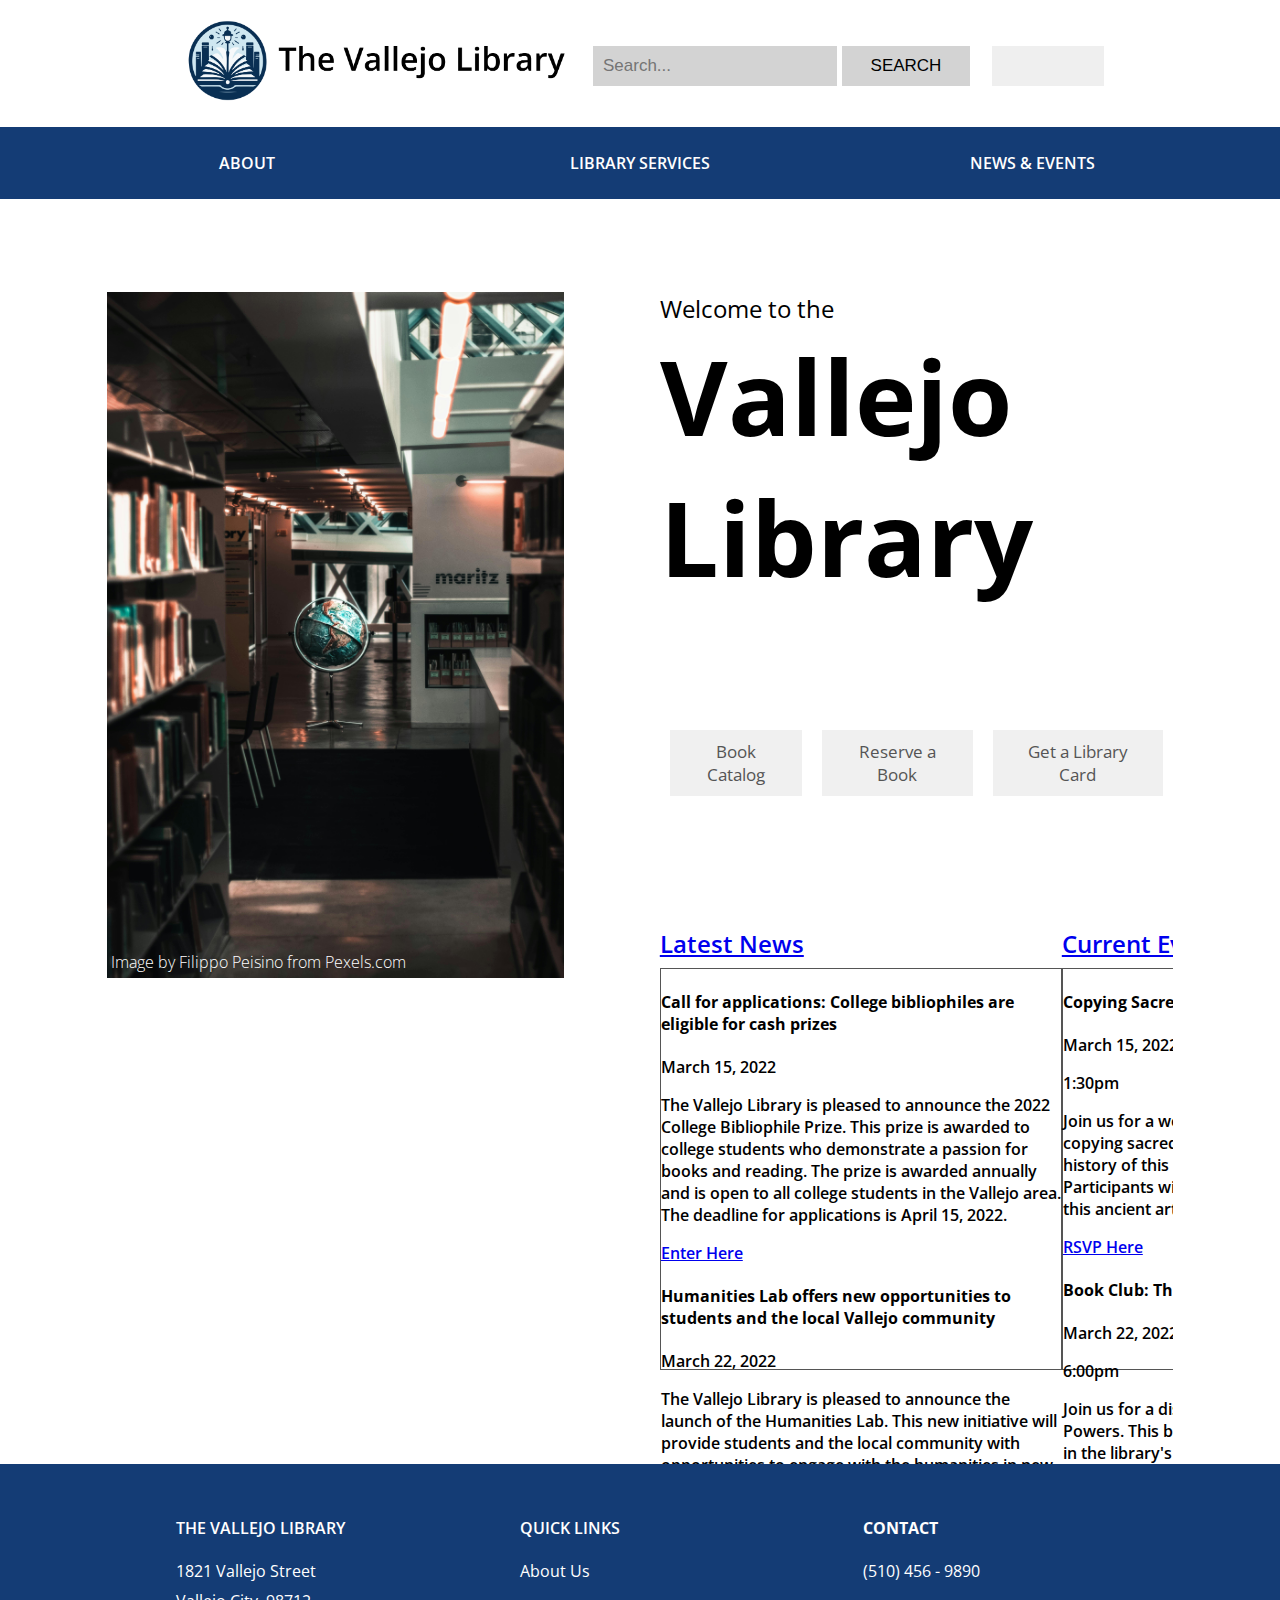
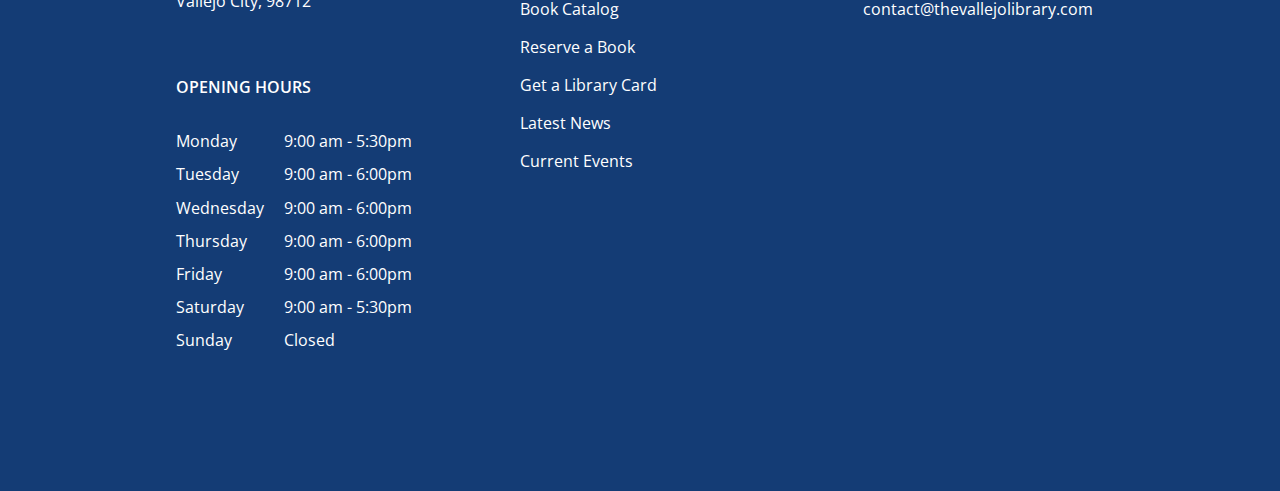
<file: Assignment 6/index.html>
<!DOCTYPE html>
<html lang="en">

<head>
   <meta charset="UTF-8">
   <meta name="viewport" content="width=device-width, initial-scale=1.0">
   <title>Home | The Vallejo Library</title>
   <link rel="stylesheet" href="style.css">
   <link rel="preconnect" href="https://fonts.googleapis.com">
   <link rel="preconnect" href="https://fonts.gstatic.com" crossorigin>
   <link href="https://fonts.googleapis.com/css2?family=Open+Sans:ital,wght@0,300..800;1,300..800&display=swap"
      rel="stylesheet">
</head>

<body>
   <div class="container">
      <header>
         <div class="top-bar">
            <figure class="lib-logo">
               <img class="logo1" src="vajelloLibraryLogoLong.png" alt="The Valjello Library Logo">
            </figure>
            <form class="search" action="#" method="get">
               <input class="search-input" type="text" placeholder="Search...">
               <button class="search-button" type="submit">SEARCH</button>
            </form>
            <button class="login"><img class="login-icon" src="login-icon.png"></button>
         </div>
         <nav>
            <ul>
               <li><a class="about" href="about.html">ABOUT</a></li>
               <li>
                  <a href="#library-services" class="dropbtn">LIBRARY SERVICES</a>
                  <div class="dropdown-content">
                     <a href="#get-library-card">Get a Library Card</a>
                     <a href="#book-catalog">Book Catalog</a>
                     <a href="#reserve-book">Reserve a Book</a>
                  </div>
               </li>
               <li>
                  <a href="#news-n-events" class="dropbtn">NEWS & EVENTS</a>
                  <div class="dropdown-content">
                     <a href="#news">News</a>
                     <a href="#events">Events</a>
                  </div>
               </li>
            </ul>
         </nav>
      </header>
      <aside class="sidebar-left"></aside>
      <main>
         <figure class="main-img">
            <img class="main-library-img" src="library.jpg" alt="Vallejo Library">
            <figcaption><a href="https://www.pexels.com/photo/desk-globe-inside-library-2808559/">Image by Filippo
                  Peisino from
                  Pexels.com</a></figcaption>
         </figure>
         <section class="welcome">
            <h2>Welcome to the</h2>
            <h1>Vallejo Library</h1>
         </section>
         <section class="main-buttons">
            <a href="book-catalog.html" class="link-button book-catalog">Book Catalog</a>
            <a href="reserve-book.html" class="link-button reserve-a-book">Reserve a Book</a>
            <a href="get-library-card.html" class="link-button get-library-card">Get a Library Card</a>
         </section>
         <section class="newsevents">
            <article class="latest-news">
               <h3><a href="#news">Latest News</a></h3>
               <div class="news">
                  <article>
                     <h4>Call for applications: College bibliophiles are eligible for cash prizes</h4>
                     <p>March 15, 2022</p>
                     <p>The Vallejo Library is pleased to announce the 2022 College Bibliophile Prize. This prize is
                        awarded to college students who demonstrate a passion for books and reading. The prize is
                        awarded annually and is open to all college students in the Vallejo area. The deadline for
                        applications is April 15, 2022.</p>
                     <a href="#Enter">Enter Here</a>
                  </article>
                  <article>
                     <h4>Humanities Lab offers new opportunities to students and the local Vallejo community</h4>
                     <p>March 22, 2022</p>
                     <p>The Vallejo Library is pleased to announce the launch of the Humanities Lab. This new initiative
                        will provide students and the local community with opportunities to engage with the humanities
                        in new and innovative ways. The lab will offer a range of programs and resources, including
                        workshops, lectures, and exhibitions. The lab is open to all and will be located in the
                        library's
                        community room.</p>
                     <a href="#ReadMore">Read More</a>
                  </article>
                  <article>
                     <h4>Landmark gift to boost the Chinese art collection</h4>
                     <p>March 29, 2022</p>
                     <p>The Vallejo Library is pleased to announce a landmark gift to the Chinese art collection. The
                        gift, which includes a range of rare and valuable objects, will significantly enhance the
                        library's
                        collection of Chinese art. The gift is the result of a generous donation from a private
                        collector and will be on display in the library's Chinese art gallery.</p>
                     <a href="#ReadMore">Read More</a>
                  </article>
               </div>
            </article>
            <article class="latest-events">
               <h3><a href="#events">Current Events</a></h3>
               <div class="events">
                  <article>
                     <h4>Copying Sacred Texts: A Spiritual Practice</h4>
                     <p>March 15, 2022</p>
                     <p>1:30pm</p>
                     <p>Join us for a workshop on the spiritual practice of copying sacred texts. This workshop will
                        explore the history of this practice and its relevance today. Participants will have the
                        opportunity to practice this ancient art form.</p>
                     <a href="#RSVP">RSVP Here</a>
                  </article>
                  <article>
                     <h4>Book Club: The Overstory</h4>
                     <p>March 22, 2022</p>
                     <p>6:00pm</p>
                     <p>Join us for a discussion of The Overstory by Richard Powers. This book club is open to all and
                        will be held in the library's community room. Light refreshments will be served.</p>
                     <a href="#RSVP">RSVP Here</a>
                  </article>
                  <article>
                     <h4>Storytime for Kids</h4>
                     <p>March 29, 2022</p>
                     <p>10:00am</p>
                     <p>Join us for a fun and interactive storytime for kids. This event is open to all and will be held
                        in the library's children's section.</p>
                     <a href="#RSVP">RSVP Here</a>
                  </article>
                  <article>
                     <h4>Introductory Tour of the Vallejo Library </h4>
                     <p>April 5, 2022</p>
                     <p>2:00pm</p>
                     <p>Join us for an introductory tour of the Vallejo Library. This tour will provide an overview of
                        the library's services and resources. Participants will also have the opportunity to ask
                        questions.</p>
                     <a href="#RSVP">RSVP Here</a>
                  </article>
                  <article>
                     <h4>Bookbinding Workshop</h4>
                     <p>April 12, 2022</p>
                     <p>3:00pm</p>
                     <p>Join us for a workshop on the art of bookbinding. This workshop will provide an overview of the
                        history of bookbinding and its relevance today. Participants will have the opportunity to
                        practice this ancient art form.</p>
                     <a href="#RSVP">RSVP Here</a>
               </div>
            </article>
         </section>
      </main>
      <aside class="sidebar-right"></aside>
      <footer>
         <section class="quick-info">
            <h4>THE VALLEJO LIBRARY</h4>
            <p>1821 Vallejo Street</p>
            <p>Vallejo City, 98712</p>
            <h5>OPENING HOURS</h5>
            <div class="opening-hours">
               <ul class="days">
                  <li>Monday</li>
                  <li>Tuesday</li>
                  <li>Wednesday</li>
                  <li>Thursday</li>
                  <li>Friday</li>
                  <li>Saturday</li>
                  <li>Sunday</li>
               </ul>
               <ul class="hours">
                  <li>9:00 am - 5:30pm</li>
                  <li>9:00 am - 6:00pm</li>
                  <li>9:00 am - 6:00pm</li>
                  <li>9:00 am - 6:00pm</li>
                  <li>9:00 am - 6:00pm</li>
                  <li>9:00 am - 5:30pm</li>
                  <li>Closed</li>
               </ul>
            </div>
         </section>
         <section class="quick-links">
            <h4>QUICK LINKS</h4>
            <ul>
               <li><a href="about">About Us</a></li>
               <li><a href="book-catalog">Book Catalog</a></li>
               <li><a href="reserve-a-book">Reserve a Book</a></li>
               <li><a href="get-library-card">Get a Library Card</a></li>
               <li><a href="latest-news">Latest News</a></li>
               <li><a href="current-events">Current Events</a></li>
            </ul>
         </section>
         <section class="contact">
            <h4>CONTACT</h4>
            <p>(510) 456 - 9890</p>
            <p><a href="mailto:contact@thevallejolibrary.com"> contact@thevallejolibrary.com</a></p>
         </section>
      </footer>
</body>

</html>
</file>
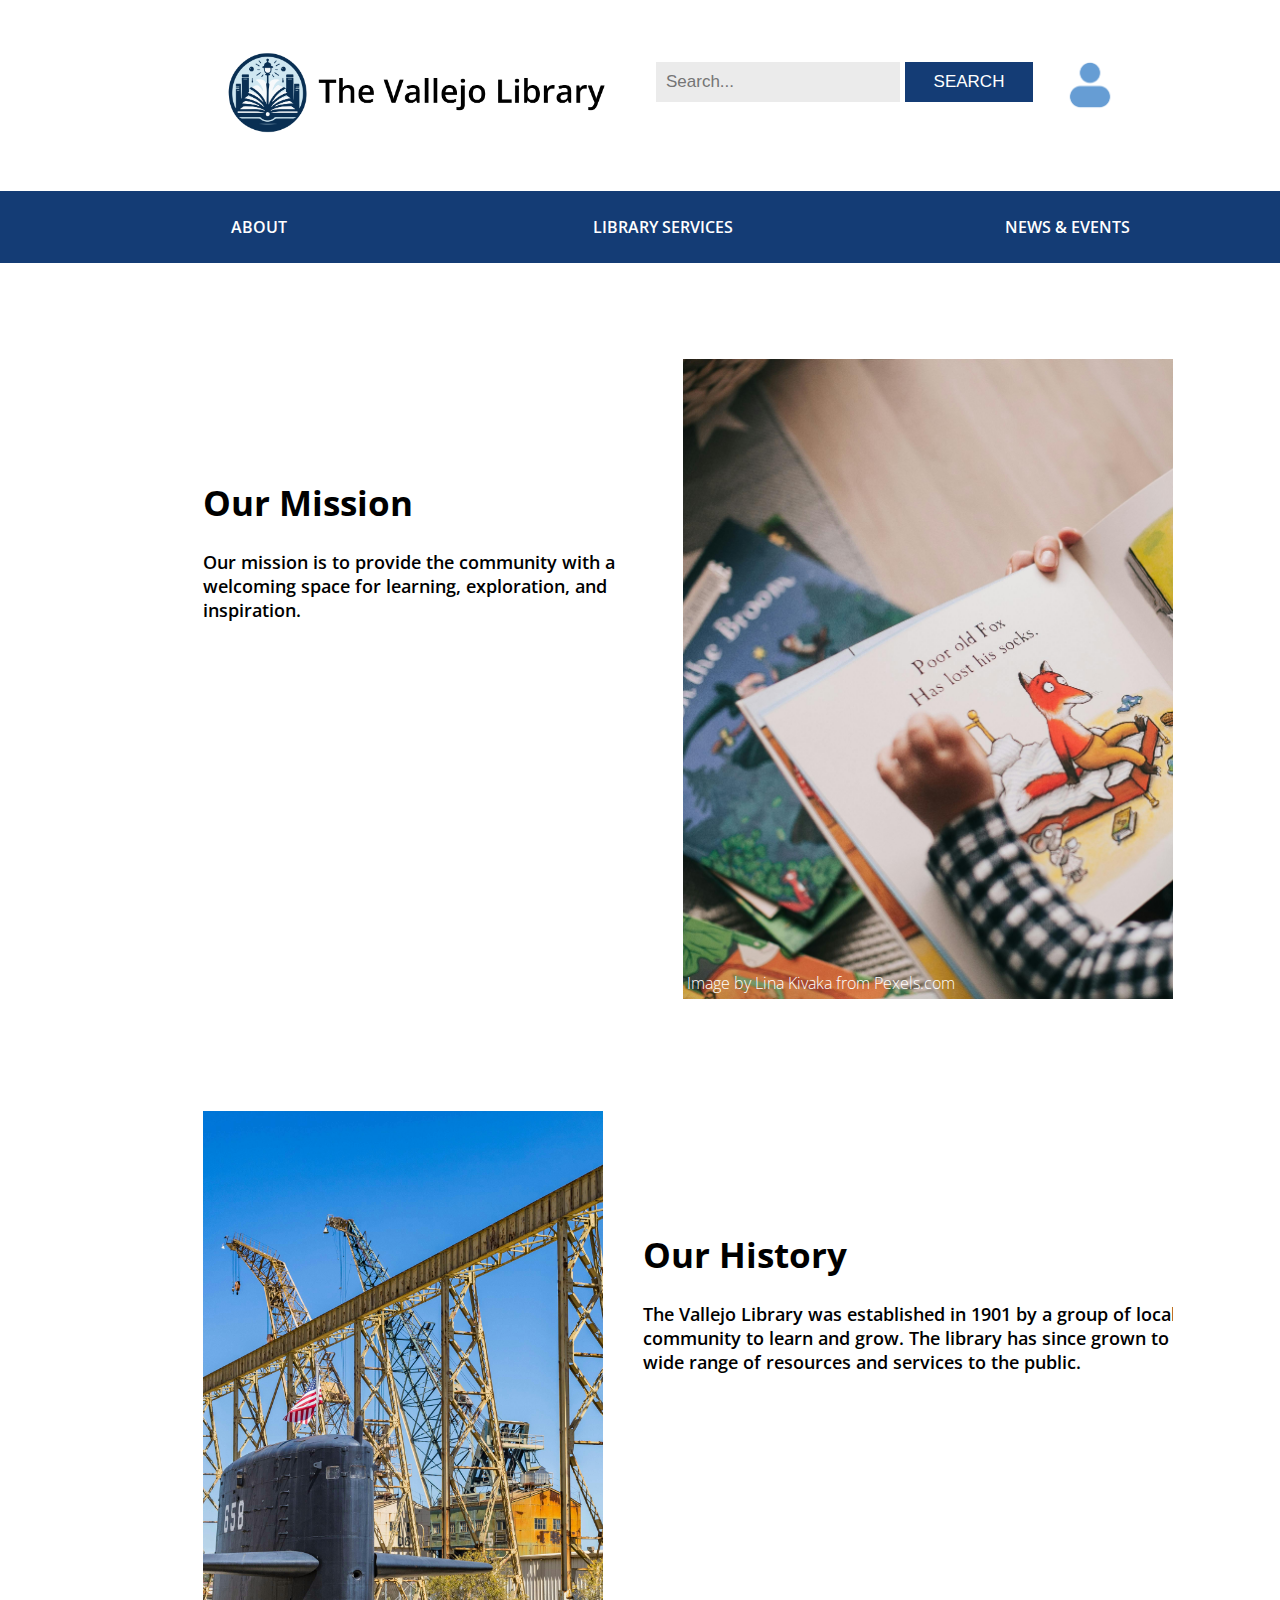
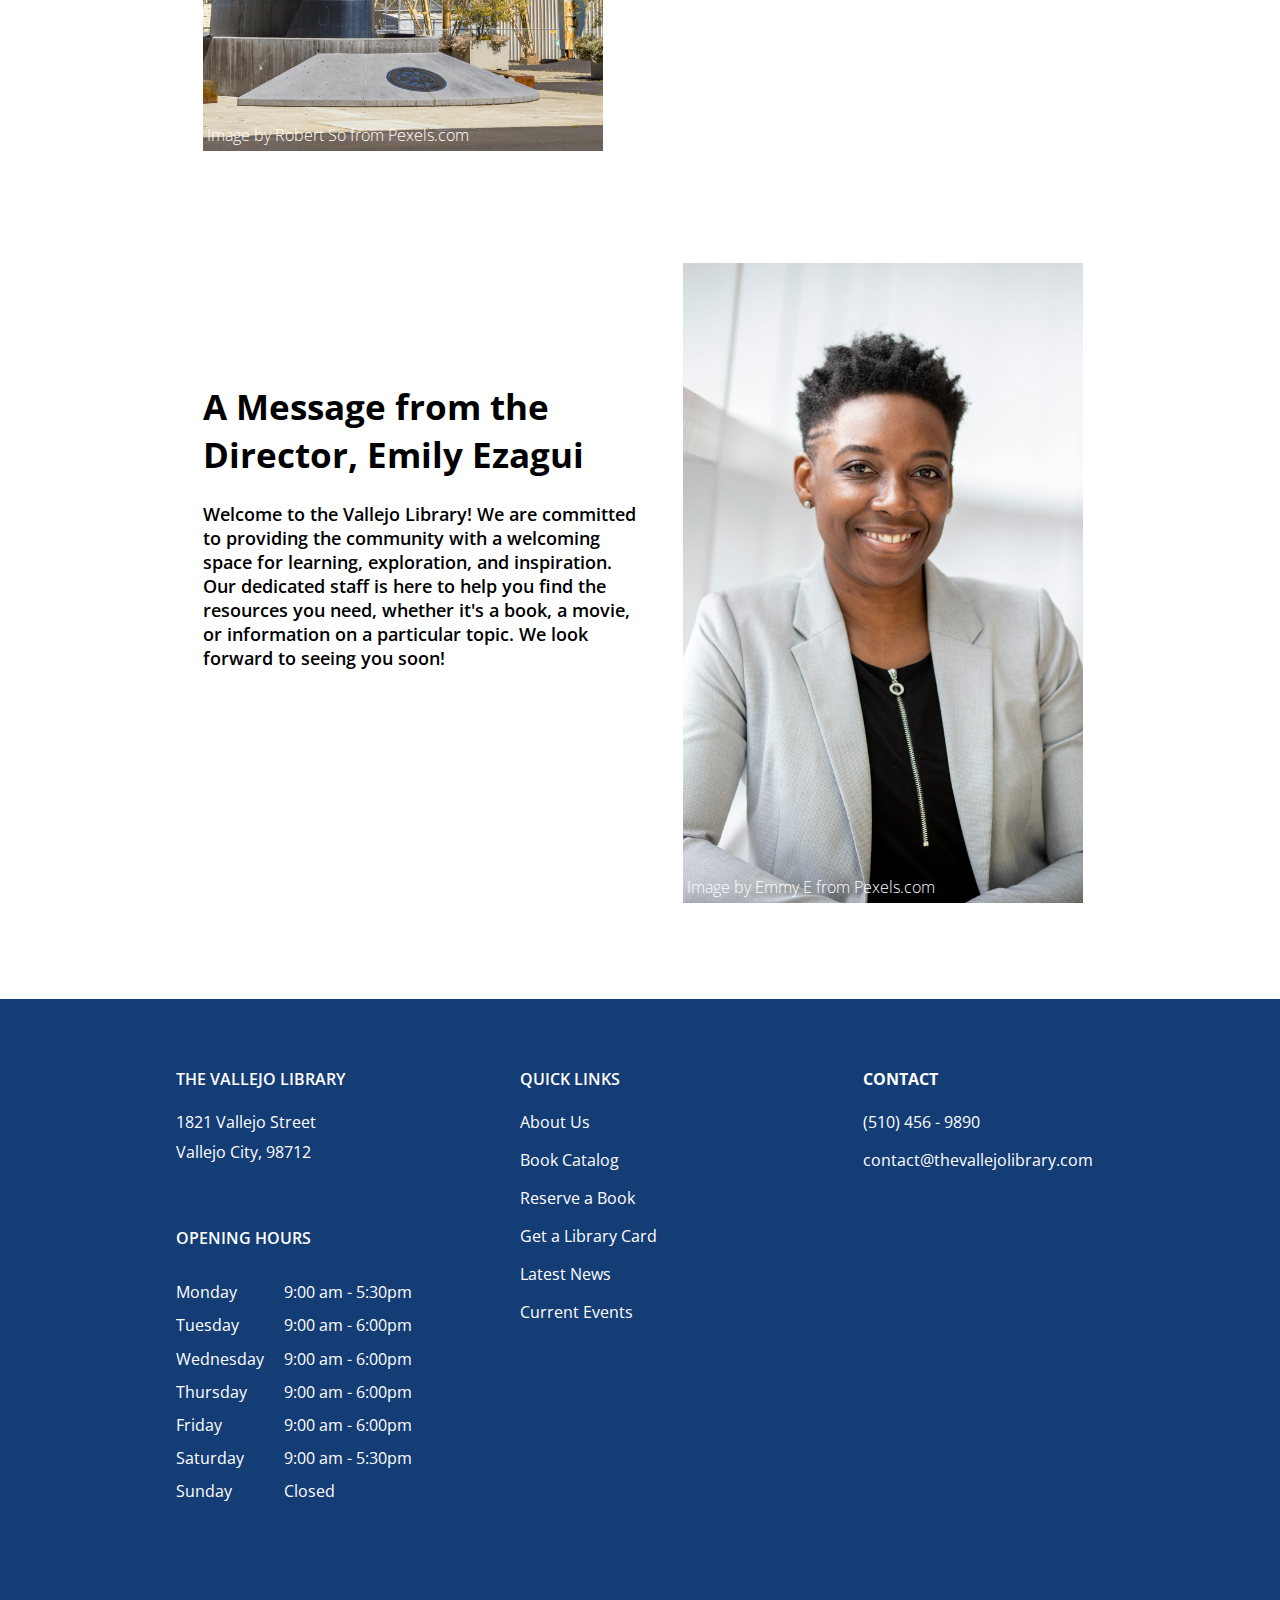
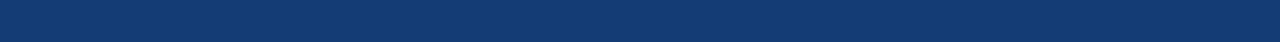
<file: Assignment 6/about.html>
<!DOCTYPE html>
<html lang="en">

<head>
   <meta charset="UTF-8">
   <meta name="viewport" content="width=device-width, initial-scale=1.0">
   <title>About | The Vallejo Library</title>
   <link rel="stylesheet" href="aboutstyle.css">
   <link rel="preconnect" href="https://fonts.googleapis.com">
   <link rel="preconnect" href="https://fonts.gstatic.com" crossorigin>
   <link href="https://fonts.googleapis.com/css2?family=Open+Sans:ital,wght@0,300..800;1,300..800&display=swap"
      rel="stylesheet">
</head>

<body>
   <div class="container">
      <header>
         <div class="top-bar">
            <figure class="lib-logo">
               <img class="logo1" src="vajelloLibraryLogoLong.png" alt="The Valjello Library Logo">
            </figure>
            <form class="search" action="#" method="get">
               <input class="search-input" type="text" placeholder="Search...">
               <button class="search-button" type="submit">SEARCH</button>
            </form>
            <button class="login"><img class="login-icon" src="login-icon.png"></button>
         </div>
         <nav>
            <ul>
               <li><a class="about" href="aboutstyle.html">ABOUT</a></li>
               <li>
                  <a href="#library-services" class="dropbtn">LIBRARY SERVICES</a>
                  <div class="dropdown-content">
                     <a href="#get-library-card">Get a Library Card</a>
                     <a href="#book-catalog">Book Catalog</a>
                     <a href="#reserve-book">Reserve a Book</a>
                  </div>
               </li>
               <li>
                  <a href="#news-n-events" class="dropbtn">NEWS & EVENTS</a>
                  <div class="dropdown-content">
                     <a href="#news">News</a>
                     <a href="#events">Events</a>
                  </div>
               </li>
            </ul>
         </nav>
      </header>
      <aside class="sidebar-left"></aside>
      <main>
         <figure class="kid-reading">
            <img class="kid-reading-img" src="kid-reading.jpg" alt="kid reading in library">
            <figcaption><a href="https://www.pexels.com/photo/person-reading-a-book-1741230/">Image by Lina Kivaka
                  from
                  Pexels.com</a></figcaption>
         </figure>
         <section class="mission">
            <h1>Our Mission</h1>
            <p>Our mission is to provide the community with a welcoming space for learning, exploration, and
               inspiration.</p>
         </section>
         <figure class="vallejo-scenery">
            <img class="vallejo-scenery-img" src="vallejo-scene.jpg" alt="scencery of vallejo bay">
            <figcaption><a href="https://www.pexels.com/photo/black-steel-tank-under-blue-sky-12171884/">Image by
                  Robert
                  So from
                  Pexels.com</a></figcaption>
         </figure>
         <section class="history">
            <h1>Our History</h1>
            <p>The Vallejo Library was established in 1901 by a group of local residents who wanted to provide a
               resource for the community to learn and grow. The library has since grown to become a cornerstone of
               the
               community, providing a wide range of resources and services to the public.</p>
         </section>
         <figure class="director">
            <img class="director-img" src="director.jpg" alt="image of director emily ezagui">
            <figcaption><a href="https://www.pexels.com/photo/woman-wearing-gray-notch-lapel-suit-jacket-2381069/">Image
                  by Emmy E from
                  Pexels.com</a></figcaption>
         </figure>
         <section class="director-message">
            <h1>A Message from the Director, Emily Ezagui</h1>
            <p>Welcome to the Vallejo Library! We are committed to providing the community with a welcoming space for
               learning, exploration, and inspiration. Our dedicated staff is here to help you find the resources you
               need, whether it's a book, a movie, or information on a particular topic. We look forward to seeing
               you
               soon!</p>
         </section>
      </main>
      <aside class="sidebar-right"></aside>
      <footer>
         <section class="quick-info">
            <h4>THE VALLEJO LIBRARY</h4>
            <p>1821 Vallejo Street</p>
            <p>Vallejo City, 98712</p>
            <h5>OPENING HOURS</h5>
            <div class="opening-hours">
               <ul class="days">
                  <li>Monday</li>
                  <li>Tuesday</li>
                  <li>Wednesday</li>
                  <li>Thursday</li>
                  <li>Friday</li>
                  <li>Saturday</li>
                  <li>Sunday</li>
               </ul>
               <ul class="hours">
                  <li>9:00 am - 5:30pm</li>
                  <li>9:00 am - 6:00pm</li>
                  <li>9:00 am - 6:00pm</li>
                  <li>9:00 am - 6:00pm</li>
                  <li>9:00 am - 6:00pm</li>
                  <li>9:00 am - 5:30pm</li>
                  <li>Closed</li>
               </ul>
            </div>
         </section>
         <section class="quick-links">
            <h4>QUICK LINKS</h4>
            <ul>
               <li><a href="about">About Us</a></li>
               <li><a href="book-catalog">Book Catalog</a></li>
               <li><a href="reserve-a-book">Reserve a Book</a></li>
               <li><a href="get-library-card">Get a Library Card</a></li>
               <li><a href="latest-news">Latest News</a></li>
               <li><a href="current-events">Current Events</a></li>
            </ul>
         </section>
         <section class="contact">
            <h4>CONTACT</h4>
            <p>(510) 456 - 9890</p>
            <p><a href="mailto:contact@thevallejolibrary.com"> contact@thevallejolibrary.com</a></p>
         </section>
      </footer>
</body>

</html>
</file>
<file: Assignment 6/style.css>
html {
   background-color: white;
   /* https: //www.pexels.com/photo/desk-globe-inside-library-2808559/ */
}

body {
   height: 100%;
   width: 100%;
   margin: 0;
}

.container {
   background-color: white;
   display: grid;
   grid-template-columns: 0.5fr 5fr 0.5fr;
   grid-template-rows: auto 1fr fit;
   height: 100%;
   gap: 0rem;
}

header {
   display: grid;
   grid-column-start: 1;
   grid-column-end: 4;
   grid-row-start: 1;
   grid-row-end: 2;
   background-color: white;
}

.top-bar {
   display: flex;
   justify-content: space-between;
   padding-top: 1rem;
   padding-bottom: 1rem;
   padding-left: 11rem;
   padding-right: 11rem;
}


.logo1 {
   width: 25rem;
   height: auto;
}

.search {
   display: flex;
   width: auto;
   height: auto;
   margin-left: 0;
   margin-top: 0;
}

.search-input {
   float: left;
   width: 14rem;
   height: 20px;
   padding: 10px;
   margin-top: 30px;
   margin-bottom: 20px;
   margin-right: 5px;
   border: none;
   font-size: 17px;
   background-color: lightgrey;
}

.search-button {
   float: right;
   width: 8rem;
   height: 2.5rem;
   padding: 10px;
   margin-top: 30px;
   margin-bottom: 20px;
   margin-right: 5px;
   border: none;
   font-size: 17px;
   background-color: lightgrey;
   cursor: pointer;
}

button.login {
   margin-top: 30px;
   border: none;
   color: #555;
   width: 7rem;
   height: 2.5rem;
   text-align: center;
   margin-left: 0%;
   padding-top: 0;
   cursor: pointer;
   text-decoration: none;
   display: inline-block;
   font-size: 17px;
}

nav {
   width: 100%;
   height: fit-content;
   background-color: #143C75;
   /* display: flex;
   justify-content: space-evenly; */
}

nav ul {
   list-style-type: none;
   margin: 0;
   padding: 0;
   display: flex;
   justify-content: space-evenly;
   align-items: center;
}

nav ul li {
   position: relative;
}

.dropbtn {
   background-color: #143C75;
   color: white;
   padding: 10px;
   border: none;
   width: 17rem;
   height: 3.25rem;
   cursor: pointer;
   display: flex;
   justify-content: center;
   text-decoration: none;
   font-size: 1rem;
   align-items: center;
   font-family: "Open Sans", sans-serif;
   font-weight: 600;
}

.about {
   background-color: #143C75;
   color: white;
   padding: 10px;
   border: none;
   cursor: pointer;
   text-decoration: none;
   width: 17rem;
   height: 2rem;
   display: flex;
   justify-content: center;
   font-size: 1rem;
   align-items: center;
   font-family: "Open Sans", sans-serif;
   font-weight: 600;
}

.dropdown-content {
   display: none;
   position: absolute;
   background-color: #f9f9f9;
   min-width: 160px;
   width: 17rem;
   box-shadow: 0px 8px 16px 0px rgba(0, 0, 0, 0.2);
   z-index: 1;
   font-family: "Open Sans", sans-serif;
   font-weight: 500;
   margin-left: 3.5rem;
}

.dropdown-content a {
   color: black;
   padding: 12px 16px;
   text-decoration: none;
   display: block;
}

nav ul li:hover .dropdown-content {
   display: block;
}

/* ------------- main ------------- */

main {
   grid-column-start: 2;
   grid-column-end: 3;
   grid-row-start: 2;
   grid-row-end: 3;
   background-color: white;
   overflow: hidden;
   grid-template-columns: 4.5fr 1fr 1fr 1fr 1fr 1fr 1fr;
   grid-template-rows: 0.2fr 0.6fr 0.6fr 1fr 0.2fr;
   display: grid;

}

figure {
   grid-column-start: 1;
   grid-column-end: 2;
   grid-row-start: 2;
   grid-row-end: 5;
   margin: 0;
}

figcaption {
   font-size: 1rem;
   font-weight: 300;
   margin-top: -1.9rem;
   margin-left: 0.3rem;
   margin-bottom: 0;
   font-family: "Open Sans", sans-serif;
   z-index: 1;
   /* position: absolute; */
}

figcaption a {
   text-decoration: none;
   color: white;
}

.main-library-img {
   max-width: 50rem;
   height: auto;
   width: 100%;
}

.welcome {
   grid-column-start: 2;
   grid-column-end: 8;
   grid-row-start: 2;
   grid-row-end: 3;
   display: block;
   justify-content: center;
   align-items: center;
   font-size: 2rem;
   font-family: "Open Sans", sans-serif;
   font-weight: 600;
   margin-left: 6rem;
}

.welcome h1 {
   font-size: 6.5rem;
   font-weight: 700;
   margin-bottom: 1rem;
   margin-top: 0rem;
}

.welcome h2 {
   font-size: 1.5rem;
   font-weight: 400;
   margin-top: 0;
   margin-bottom: 0rem;
}

/* ------------- main buttons ------------- */

.main-buttons {
   grid-column-start: 2;
   grid-column-end: 8;
   grid-row-start: 3;
   grid-row-end: 4;
   display: flex;
   justify-content: space-between;
   align-items: center;
   margin-left: 6rem;
}

.link-button {
   font-family: "Open Sans", sans-serif;
   font-size: 2rem;
   display: inline-block;
   padding: 10px 15px;
   text-align: center;
   text-decoration: none;
   color: #555;
   background-color: #f0f0f0;
   border: none;
   cursor: pointer;
   font-size: 17px;
   margin: 10px;
}

/* ------------- news and events ------------- */

.newsevents {
   grid-column-start: 2;
   grid-column-end: 8;
   grid-row-start: 4;
   grid-row-end: 5;
   display: flex;
   justify-content: space-between;
   align-items: end;
   margin-left: 6rem;
   font-family: "Open Sans", sans-serif;
}

.newsevents .latest-news h3,
.newsevents .latest-events h3 {
   font-size: 1.5rem;
   font-weight: 600;
   margin-bottom: 0.5rem;
}

.latest-news,
.latest-events {
   display: grid;
   align-items: end;
}

div.news,
div.events {
   justify-content: space-evenly;
   position: relative;
   font-weight: 600;
   height: 25rem;
   width: 25rem;
   max-width: 25rem;
   border: 1px solid #555;
   background-color: white;
}

/* ------------- footer ------------- */

footer {
   grid-column-start: 1;
   grid-column-end: 4;
   grid-row-start: 3;
   grid-row-end: 4;
   background-color: #143C75;
   display: grid;
   grid-template-columns: 1fr 1fr 0.7fr;
   grid-template-rows: 1fr;
   font-family: "Open Sans", sans-serif;
   padding-bottom: 8rem;
   padding-top: 2rem;
   padding-left: 11rem;
   padding-right: 11rem;
   color: white;
}

.quick-info {
   display: block;
   justify-content: space-evenly;
   align-items: center;
   font-weight: 400;
   /* margin-left: 11rem; */
}

.quick-info h4 {
   font-size: 1rem;
   font-weight: 600;
}

.quick-info p {
   /* margin-bottom: 3.5rem; */
   font-size: 1rem;
   margin-top: 0;
   margin-bottom: 0.5rem;
}

.quick-info h5 {
   font-size: 1rem;
   font-weight: 600;
   margin-bottom: 2rem;
   margin-top: 4rem;
}

.opening-hours {
   display: flex;
}

.opening-hours ul {
   list-style-type: none;
   margin: 0;
   padding: 0;
}

.opening-hours ul li {
   margin-bottom: 0.7rem;
}

ul.hours {
   margin-left: 20px;
}

.quick-links {
   display: block;
   justify-content: space-evenly;
   align-items: center;
   font-weight: 400;
   /* margin-right: 11rem;
   margin-left: 9rem; */
}

.quick-links h4 {
   font-size: 1rem;
   font-weight: 600;
}

.quick-links ul {
   list-style-type: none;
   margin: 0;
   padding: 0;
   text-decoration: none;
}

.quick-links ul li {
   margin-bottom: 1rem;
}

.quick-links ul li a {
   text-decoration: none;
   color: white;
}

.contact {
   display: block;
   justify-content: space-evenly;
   align-items: center;
   font-weight: 400;
   /* margin-right: 11rem; */
}

.contact h4 {
   font-size: 1rem;
   font-weight: 700;
}

.contact p {
   font-size: 1rem;
   margin-top: 0;
   margin-bottom: 1rem;
}

.contact p a {
   text-decoration: none;
   color: white;
}

.social-media h4 {
   font-size: 1rem;
   font-weight: 600;
   margin-bottom: 2rem;
   margin-top: 5rem;
}

/* ------------- sidebar ------------- */

.sidebar-left {
   grid-column-start: 1;
   grid-column-end: 2;
   grid-row-start: 2;
   grid-row-end: 3;
   background-color: white;
}

.sidebar-right {
   grid-column-start: 3;
   grid-column-end: 4;
   grid-row-start: 2;
   grid-row-end: 3;
   background-color: white;
}

/* ------------- media queries ------------- */
/* 
@media only screen and (max-width: 1760px) {
   main {
      background-color: red;
      grid-column-start: 1;
      grid-column-end: 4;
      grid-row-start: 2;
      grid-row-end: 4;
   }

   /* .sidebar-left,
   .sidebar-right {
      display: none;
   } */
</file>
<file: Assignment 6/aboutstyle.css>
html {
   background-color: white;
   /* https: //www.pexels.com/photo/desk-globe-inside-library-2808559/ */
}

body {
   height: 100%;
   width: 100%;
   margin: 0;
}

.container {
   background-color: white;
   display: grid;
   grid-template-columns: 0.5fr 5fr 0.5fr;
   grid-template-rows: auto 1fr fit;
   height: 100%;
   gap: 0rem;
}

header {
   display: grid;
   grid-column-start: 1;
   grid-column-end: 4;
   grid-row-start: 1;
   grid-row-end: 2;
   background-color: white;
}

.top-bar {
   display: flex;
   justify-content: space-between;
   padding-top: 2rem;
   padding-bottom: 2rem;
   padding-left: 11rem;
   padding-right: 11rem;
}


.logo1 {
   width: 25rem;
   height: auto;
}

.search {
   display: flex;
   width: auto;
   height: auto;
   margin-left: 0;
   margin-top: 0;
}

.search-input {
   float: left;
   width: 14rem;
   height: 20px;
   padding: 10px;
   margin-top: 30px;
   margin-bottom: 20px;
   margin-right: 5px;
   border: none;
   font-size: 17px;
   background-color: rgb(235, 235, 235);
}

.search-button {
   float: right;
   width: 8rem;
   height: 2.5rem;
   padding: 10px;
   margin-top: 30px;
   margin-bottom: 20px;
   margin-right: 5px;
   border: none;
   font-size: 17px;
   font-weight: 500;
   color: white;
   background-color: #143C75;
   cursor: pointer;
}

button.login {
   margin-top: 25px;
   border: none;
   /* color: #555; */
   width: 7rem;
   height: 2.5rem;
   /* text-align: center; */
   margin-left: 0%;
   padding-top: 0;
   cursor: pointer;
   /* text-decoration: none; */
   display: inline-block;
   font-size: 17px;
   /* overflow: hidden; */
   background-color: transparent;
}

.login-icon {
   width: 3.5rem;
   height: auto;
   margin-right: 0.5rem;
}



nav {
   width: auto;
   height: fit-content;
   background-color: #143C75;
   /* display: flex;
   justify-content: space-evenly; */
}

nav ul {
   list-style-type: none;
   margin: 0;
   padding: 0;
   display: flex;
   justify-content: space-evenly;
   align-items: center;
}

nav ul li {
   position: relative;
}

.dropbtn {
   background-color: #143C75;
   color: white;
   padding: 10px;
   border: none;
   width: 17rem;
   height: 3.25rem;
   cursor: pointer;
   display: flex;
   justify-content: center;
   text-decoration: none;
   font-size: 1rem;
   align-items: center;
   font-family: "Open Sans", sans-serif;
   font-weight: 600;
}

.about {
   background-color: #143C75;
   color: white;
   padding: 10px;
   border: none;
   cursor: pointer;
   text-decoration: none;
   width: 17rem;
   height: 2rem;
   display: flex;
   justify-content: center;
   font-size: 1rem;
   align-items: center;
   font-family: "Open Sans", sans-serif;
   font-weight: 600;
}

.dropdown-content {
   display: none;
   position: absolute;
   background-color: #f9f9f9;
   min-width: 160px;
   width: 17rem;
   box-shadow: 0px 8px 16px 0px rgba(0, 0, 0, 0.2);
   z-index: 1;
   font-family: "Open Sans", sans-serif;
   font-weight: 500;
   margin-left: 3.5rem;
}

.dropdown-content a {
   color: #242424;
   padding: 12px 16px;
   text-decoration: none;
   display: block;
}

nav ul li:hover .dropdown-content {
   display: block;
}

/* ------------- main ------------- */

main {
   grid-column-start: 2;
   grid-column-end: 3;
   grid-row-start: 2;
   grid-row-end: 3;
   background-color: white;
   overflow: hidden;
   grid-template-columns: 1fr 1fr 1fr;
   grid-template-rows: auto auto auto;
   display: grid;

}

.mission {
   grid-column-start: 1;
   grid-column-end: 2;
   grid-row-start: 1;
   grid-row-end: 2;
   display: block;
   font-size: 1.1rem;
   font-family: "Open Sans", sans-serif;
   font-weight: 600;
   margin-left: 6rem;
   margin-top: 12rem;
}

.kid-reading {
   grid-column-start: 2;
   grid-column-end: 4;
   grid-row-start: 1;
   grid-row-end: 2;
   display: block;
   /* justify-content: center; */
   /* align-items: center; */
   margin-right: 6rem;
   overflow: hidden;
   width: 60rem;
   height: 40rem;
   margin-top: 6rem;
}

.kid-reading img {
   width: 100%;
   height: auto;
}

.history {
   grid-column-start: 2;
   grid-column-end: 4;
   grid-row-start: 2;
   grid-row-end: 3;
   display: block;
   font-size: 1.1rem;
   font-family: "Open Sans", sans-serif;
   font-weight: 600;
   margin-right: 6rem;
   margin-top: 12rem;
}

.vallejo-scenery {
   grid-column-start: 1;
   grid-column-end: 2;
   grid-row-start: 2;
   grid-row-end: 3;
   display: block;
   /* justify-content: center; */
   /* align-items: center; */
   margin-left: 6rem;
   overflow: hidden;
   width: 25rem;
   height: 40rem;
   margin-top: 6rem;
}

.vallejo-scenery-img {
   width: auto;
   height: 100%;
   margin-left: -65%;
}

.director-message {
   grid-column-start: 1;
   grid-column-end: 3;
   grid-row-start: 3;
   grid-row-end: 4;
   display: block;
   font-size: 1.1rem;
   font-family: "Open Sans", sans-serif;
   font-weight: 600;
   margin-left: 6rem;
   margin-top: 12rem;
   margin-bottom: 6rem;
}

.director {
   grid-column-start: 3;
   grid-column-end: 4;
   grid-row-start: 3;
   grid-row-end: 4;
   display: block;
   /* justify-content: center; */
   /* align-items: center; */
   margin-right: 6rem;
   overflow: hidden;
   width: 25rem;
   height: 40rem;
   margin-top: 6rem;
   margin-bottom: 6rem;
}

.director-img {
   width: auto;
   height: 100%;
   margin-left: -75%;
}

figcaption {
   font-size: 1rem;
   font-weight: 300;
   margin-top: -1.9rem;
   margin-left: 0.3rem;
   margin-bottom: 0;
   font-family: "Open Sans", sans-serif;
   z-index: 1;
   /* position: absolute; */
}

figcaption a {
   text-decoration: none;
   color: white;
}

/* ------------- main buttons ------------- */

.link-button {
   font-family: "Open Sans", sans-serif;
   font-size: 2rem;
   display: inline-block;
   padding: 10px 15px;
   text-align: center;
   text-decoration: none;
   color: #1B50B2;
   background-color: #DBEBFC;
   border: none;
   cursor: pointer;
   font-size: 17px;
   margin: 10px;
   text-transform: uppercase;
   font-weight: 700;
}

/* ------------- footer ------------- */

footer {
   grid-column-start: 1;
   grid-column-end: 4;
   grid-row-start: 3;
   grid-row-end: 4;
   background-color: #143C75;
   display: grid;
   grid-template-columns: 1fr 1fr 0.7fr;
   grid-template-rows: 1fr;
   font-family: "Open Sans", sans-serif;
   padding-bottom: 8rem;
   padding-top: 3rem;
   padding-left: 11rem;
   padding-right: 11rem;
   color: white;
}

.quick-info {
   display: block;
   justify-content: space-evenly;
   align-items: center;
   font-weight: 400;
   /* margin-left: 11rem; */
}

.quick-info h4 {
   font-size: 1rem;
   font-weight: 600;
}

.quick-info p {
   /* margin-bottom: 3.5rem; */
   font-size: 1rem;
   margin-top: 0;
   margin-bottom: 0.5rem;
}

.quick-info h5 {
   font-size: 1rem;
   font-weight: 600;
   margin-bottom: 2rem;
   margin-top: 4rem;
}

.opening-hours {
   display: flex;
}

.opening-hours ul {
   list-style-type: none;
   margin: 0;
   padding: 0;
}

.opening-hours ul li {
   margin-bottom: 0.7rem;
}

ul.hours {
   margin-left: 20px;
}

.quick-links {
   display: block;
   justify-content: space-evenly;
   align-items: center;
   font-weight: 400;
   /* margin-right: 11rem;
   margin-left: 9rem; */
}

.quick-links h4 {
   font-size: 1rem;
   font-weight: 600;
}

.quick-links ul {
   list-style-type: none;
   margin: 0;
   padding: 0;
   text-decoration: none;
}

.quick-links ul li {
   margin-bottom: 1rem;
}

.quick-links ul li a {
   text-decoration: none;
   color: white;
}

.contact {
   display: block;
   justify-content: space-evenly;
   align-items: center;
   font-weight: 400;
   /* margin-right: 11rem; */
}

.contact h4 {
   font-size: 1rem;
   font-weight: 700;
}

.contact p {
   font-size: 1rem;
   margin-top: 0;
   margin-bottom: 1rem;
}

.contact p a {
   text-decoration: none;
   color: white;
}

.social-media h4 {
   font-size: 1rem;
   font-weight: 600;
   margin-bottom: 2rem;
   margin-top: 5rem;
}

/* ------------- sidebar ------------- */

.sidebar-left {
   grid-column-start: 1;
   grid-column-end: 2;
   grid-row-start: 2;
   grid-row-end: 3;
   background-color: white;
}

.sidebar-right {
   grid-column-start: 3;
   grid-column-end: 4;
   grid-row-start: 2;
   grid-row-end: 3;
   background-color: white;
}

/* ------------- media queries ------------- */
@media only screen and (max-width: 1440px) {
   .director {
      grid-column-start: 2;
      grid-column-end: 4;
   }

   .director-message {
      grid-column-start: 1;
      grid-column-end: 2;

   }
}


@media only screen and (max-width: 1024px) {
   .container {
      width: 1245px;
      overflow: hidden;
   }

   .top-bar {
      padding-left: 5rem;
      padding-right: 5rem;
      padding-top: 2rem;
      padding-bottom: 2rem;
   }

   .mission {
      margin-top: 4rem;
   }

   .kid-reading {
      margin-top: 2rem;
      width: 25rem;
      height: auto;
      overflow: hidden;
   }

   .history {
      margin-top: 2rem;
      margin-left: 2.3rem;
   }

   .vallejo-scenery {
      margin-top: 2rem;
      width: 25rem;
      height: auto;
   }

   .vallejo-scenery-img {
      width: 100%;
      height: auto;
      margin-left: 0;
   }

   .director {
      grid-column-start: 2;
      grid-column-end: 4;
      margin-top: 4rem;
      margin-right: -40rem;
   }

   .director-message {
      grid-column-start: 1;
      grid-column-end: 2;
   }

   footer {
      padding-left: 5rem;
      padding-right: 5rem;
   }

   .sidebar-left,
   .sidebar-right {
      display: none;
   }
}

@media only screen and (max-width: 768px) {

   .newsevents .latest-news h3,
   .newsevents .latest-events h3 {
      font-size: 1.5rem;
      font-weight: 600;
      margin-bottom: 0rem;
      margin-top: 0rem;
      padding-top: 1rem;
      padding-bottom: 1rem;
      padding-left: 1rem;
      color: #143C75;
      border: 2px solid #DBEBFC;
   }

   div.news,
   div.events {
      height: 21vw;
      width: 30vw;
      /* max-width: 20rem; */
   }
}

/* -------------- mobile ------------- */

@media only screen and (max-width: 425px) {
   .top-bar {
      display: grid;
      grid-template-columns: 1fr 1fr 1fr;
      grid-template-rows: 1fr auto;
   }

   figure {
      grid-row-start: 1;
      grid-row-end: 2;
      grid-column-start: 1;
      grid-column-end: 3;
      justify-content: center;
      margin: 0rem;
   }

   .logo1 {
      width: 50rem;
      height: auto;
   }

   button.login {
      grid-row-start: 1;
      grid-row-end: 2;
      grid-column-start: 3;
      grid-column-end: 4;
      align-items: center;
      justify-content: center;
   }

   .login-icon {
      width: 5rem;
      height: auto;
      margin-left: 12rem;
      margin-top: 1.5rem;
   }

   .search {
      grid-row-start: 2;
      grid-row-end: 3;
      grid-column-start: 1;
      grid-column-end: 4;
      align-items: center;
      justify-content: center;
      margin-top: 1rem;
   }

   .search-input {
      width: 40rem;
      height: 4rem;
      font-size: 2rem;
      margin: 0pt;
   }

   .search-button {
      width: 10rem;
      height: 5rem;
      font-size: 2rem;
      margin: 0pt;
   }

   nav ul {
      display: grid;
      /* justify-content: center;
      align-content: center;
      align-items: center; */
   }

   nav ul li {
      display: grid;
      justify-content: center;
      align-content: center;
      align-items: center;
      margin: 1rem;
   }

   .about,
   .dropbtn {
      width: 100%;
      height: 4rem;
      font-size: 3rem;
      margin: 0pt;
      padding: 1rem;
   }

   main {
      grid-template-columns: 1fr;
      grid-template-rows: auto auto auto auto auto auto;
   }

   .mission {
      grid-row-start: 1;
      grid-row-end: 2;
      grid-column-start: 1;
      grid-column-end: 2;
      margin-left: 0rem;
      margin-top: 0rem;
      margin-top: 3rem;
      font-size: 3rem;
   }

   .kid-reading {
      grid-row-start: 2;
      grid-row-end: 3;
      grid-column-start: 1;
      grid-column-end: 2;
      margin-right: 0rem;
      margin-top: 0rem;
      width: 100%;
      height: auto;
      margin-top: 3rem;
   }

   .history {
      grid-row-start: 3;
      grid-row-end: 4;
      grid-column-start: 1;
      grid-column-end: 2;
      margin-right: 0rem;
      margin-top: 3rem;
      font-size: 3rem;
   }

   .vallejo-scenery {
      grid-row-start: 4;
      grid-row-end: 5;
      grid-column-start: 1;
      grid-column-end: 2;
      margin-left: 0rem;
      margin-top: 0rem;
      width: 100%;
      height: auto;
      margin-top: 3rem;
   }

   .vallejo-scenery-img {
      width: 100%;
      height: auto;
      margin-left: 0;
   }

   .director-message {
      grid-row-start: 6;
      grid-row-end: 7;
      grid-column-start: 1;
      grid-column-end: 2;
      margin-left: 0rem;
      margin-top: 0rem;
      margin-top: 3rem;
      font-size: 3rem;
   }

   .director {
      grid-row-start: 5;
      grid-row-end: 6;
      grid-column-start: 1;
      grid-column-end: 2;
      align-content: center;
      justify-content: center;
      margin: 0rem;
      margin-left: 20rem;
      margin-top: 3rem;
   }

   .director-img {
      align-content: center;
      align-items: center;
      justify-content: center;
   }


   footer {
      grid-template-columns: 1fr;
      grid-template-rows: auto auto auto;
   }

   .quick-info {
      grid-row-start: 1;
      grid-row-end: 2;
   }

   .quick-info h4 {
      font-size: 3.5rem;
   }

   .quick-info p {
      font-size: 3rem;
   }

   .quick-info h5 {
      font-size: 3rem;
   }

   .quick-info .opening-hours {
      font-size: 2rem;
   }

   .quick-links {
      grid-row-start: 2;
      grid-row-end: 3;
      font-size: 2rem;
   }

   .quick-links h4 {
      font-size: 3rem;
   }

   .contact {
      grid-row-start: 3;
      grid-row-end: 4;
      font-size: 2rem;
   }

   .contact p {
      font-size: 2rem;
   }

   .contact h4 {
      font-size: 3rem;
   }

}
</file>
